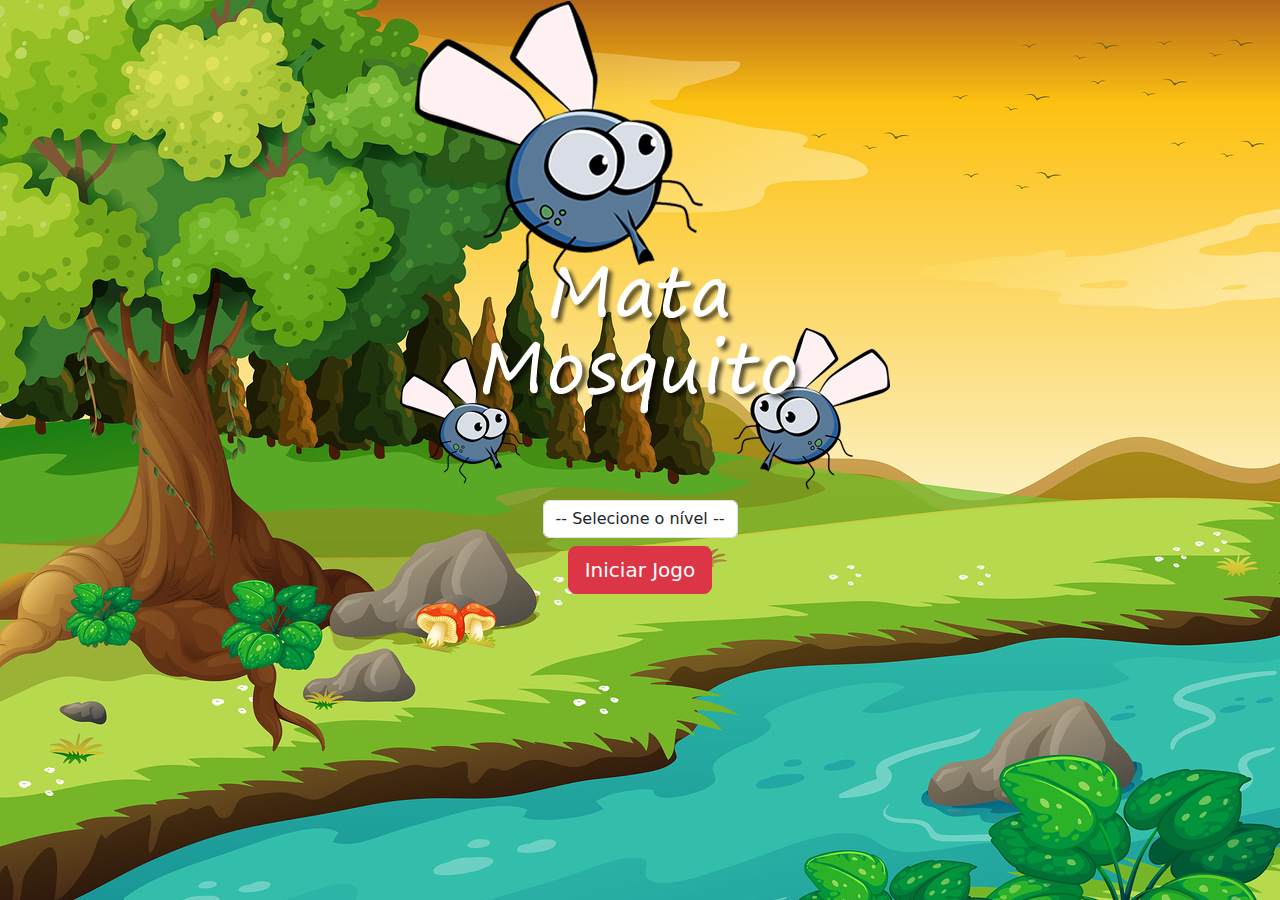
<file: index.html>
<!DOCTYPE html>
<html>
    <head>
        <title>Mata Mosquito</title>   
        <meta charset="utf-8">     
        <script src="javascript/jogo.js"></script>
        <link href="https://cdn.jsdelivr.net/npm/bootstrap@5.3.3/dist/css/bootstrap.min.css" rel="stylesheet" integrity="sha384-QWTKZyjpPEjISv5WaRU9OFeRpok6YctnYmDr5pNlyT2bRjXh0JMhjY6hW+ALEwIH" crossorigin="anonymous">
        <link rel="stylesheet" href="css/estilo.css"/>
        <script>
            function iniciarJogo() {
                var nivel = document.getElementById('nivel').value

                if(nivel === '') {
                    alert('Selecione um nível para iniciar o jogo')
                    return false
                }
                window.location.href = 'app.html?' + nivel
            }
        </script>
    </head>
    <body>

        <div class="container">
            <div class="row">
                <div class="col">
                    <div class="d-flex justify-content-center">
                        <img src="imagens/game.png">
                    </div>                    
                </div>
            </div>

            <div class="row">
                <div class="col">
                    <div class="d-flex justify-content-center">
                       <div class="mb-2">
                            <select class="form-control text-center" name="" id="nivel">
                            <option value="">-- Selecione o nível --</option>
                            <option value="normal">Normal</option>
                            <option value="dificil">Difícil</option>
                            <option value="chucknorris">Chuck Norris</option>
                        </select>
                       </div>
                    </div>
                </div>
            </div>

            <div class="row">
                <div class="col">
                    <div class="d-flex justify-content-center">
                        <button 
                        type="button" 
                        class="btn btn-danger btn-lg"
                        onclick="iniciarJogo()">
                        Iniciar Jogo
                    </button>
                    </div>                    
                </div>
            </div>
        </div>
    
    </body>
</html>
</file>
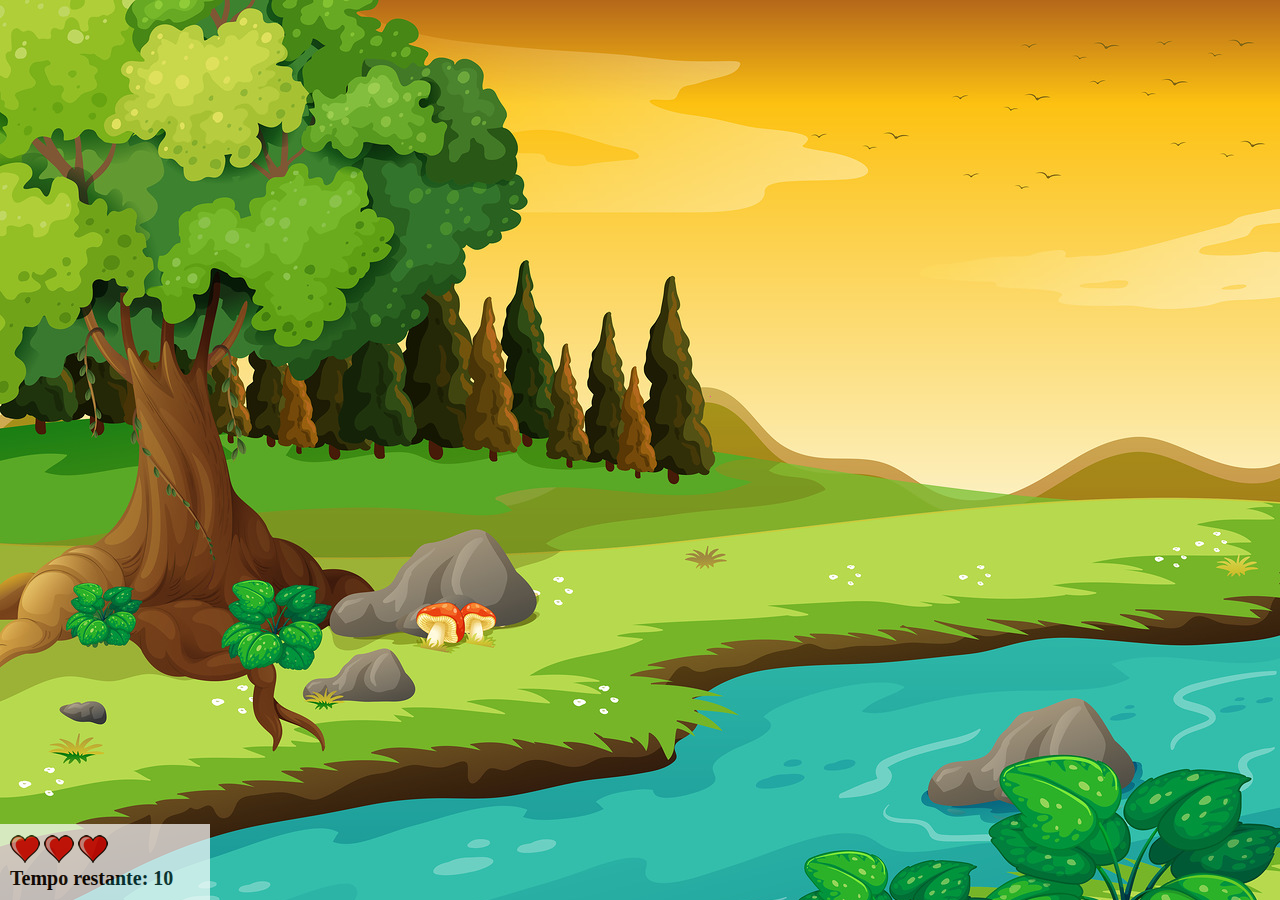
<file: app.html>
<!DOCTYPE html>
<html>
    
    <head>
        <title>Mata Mosquito</title>
        <meta charset="utf-8">  
        <link rel="stylesheet" href="css/estilo.css"/>
        <script src="javascript/jogo.js"></script>
    </head>

    <body onresize="ajustaTamanhoPalcoJogo()">

        <div class="painel">
            <div class="vidas">
                <img id="v1" src="imagens/coracao_cheio.png">
                <img id="v2" src="imagens/coracao_cheio.png">
                <img id="v3" src="imagens/coracao_cheio.png">
            </div>
            <div class="cronometro">
                Tempo restante: <span id="cronometro"></span> 
            </div>
        </div>
        
        <script>
            document.getElementById('cronometro').innerHTML = tempo  

            var criaMosquito = setInterval(function() {
                posicaoRandomica()
            }, criaMosquitoTempo)            
        </script>

    </body>

</html>
</file>
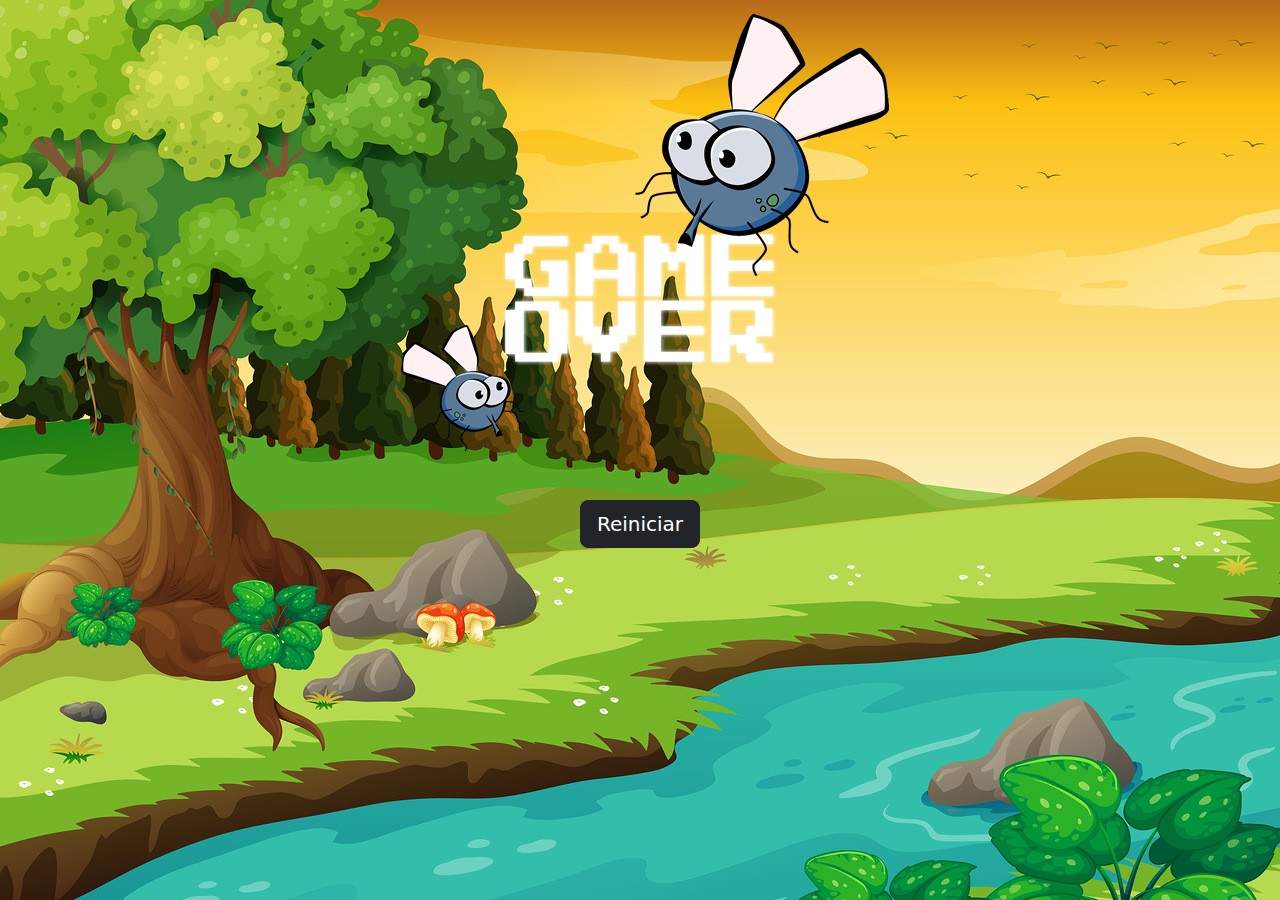
<file: fim_de_jogo.html>
<!DOCTYPE html>
<html>
    <head>
        <title>Mata Mosquito</title>
        <meta charset="utf-8">         
        <script src="javascript/jogo.js"></script>
        <link href="https://cdn.jsdelivr.net/npm/bootstrap@5.3.3/dist/css/bootstrap.min.css" rel="stylesheet" integrity="sha384-QWTKZyjpPEjISv5WaRU9OFeRpok6YctnYmDr5pNlyT2bRjXh0JMhjY6hW+ALEwIH" crossorigin="anonymous">
        <link rel="stylesheet" href="css/estilo.css"/>
    </head>
    <body>

        <div class="container">
            <div class="row">
                <div class="col">
                    <div class="d-flex justify-content-center">
                        <img src="imagens/game_over.png">
                    </div>                    
                </div>
            </div>
            <div class="row">
                <div class="col">
                    <div class="d-flex justify-content-center">
                        <button 
                        type="button" 
                        class="btn btn-dark btn-lg"
                        onclick="window.location.href = 'index.html'">
                        Reiniciar
                    </button>
                    </div>                    
                </div>
            </div>
        </div>
    
    </body>
</html>
</file>
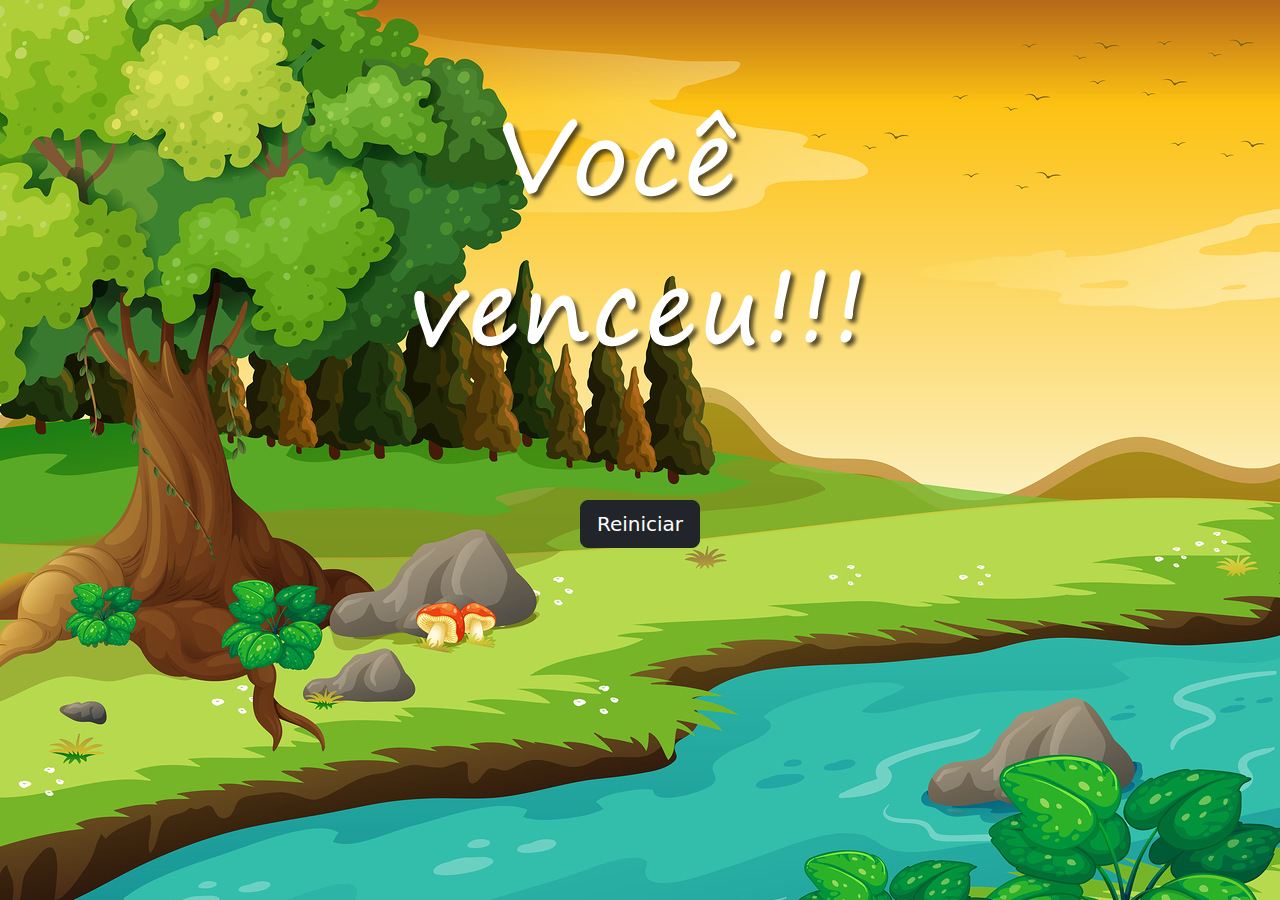
<file: vitoria.html>
<!DOCTYPE html>
<html>
    <head>
        <title>Mata Mosquito</title>
        <meta charset="utf-8">        
        <script src="javascript/jogo.js"></script>
        <link href="https://cdn.jsdelivr.net/npm/bootstrap@5.3.3/dist/css/bootstrap.min.css" rel="stylesheet" integrity="sha384-QWTKZyjpPEjISv5WaRU9OFeRpok6YctnYmDr5pNlyT2bRjXh0JMhjY6hW+ALEwIH" crossorigin="anonymous">
        <link rel="stylesheet" href="css/estilo.css"/>
    </head>
    <body>

        <div class="container">
            <div class="row">
                <div class="col">
                    <div class="d-flex justify-content-center">
                        <img src="imagens/vitoria.png">
                    </div>                    
                </div>
            </div>
            <div class="row">
                <div class="col">
                    <div class="d-flex justify-content-center">
                        <button 
                        type="button" 
                        class="btn btn-dark btn-lg"
                        onclick="window.location.href = 'index.html'">
                        Reiniciar
                    </button>
                    </div>                    
                </div>
            </div>
        </div>
    
    </body>
</html>
</file>
<file: css/estilo.css>
html {
    cursor: url(/imagens/mata_mosquito.png) 30 30, auto;
}

body {
    background-image: url(/imagens/bg.jpg);
    background-repeat: no-repeat;
    background-size: 100%;
}
.mosquito1 {
    width: 50px;
    height: 50px;
}

.mosquito2 {
    width: 70px;
    height: 70px;
}

.mosquito3 {
    width: 90px;
    height: 90px;
}

.ladoA {
    transform: scaleX(1);
}

.ladoB {
    transform: scaleX(-1);
}

.painel {
    position: absolute;
    width: 190px;
    padding: 10px;
    left: 0px;
    bottom: 0px;
    border-top: solid 1px #fff;
    background-color: #fff;
    opacity: 0.7;
}

.vidas {
    float: left;
}

.cronometro {
    float: left;
    font-size: 20px;
    font-weight: bold;
}
</file>
